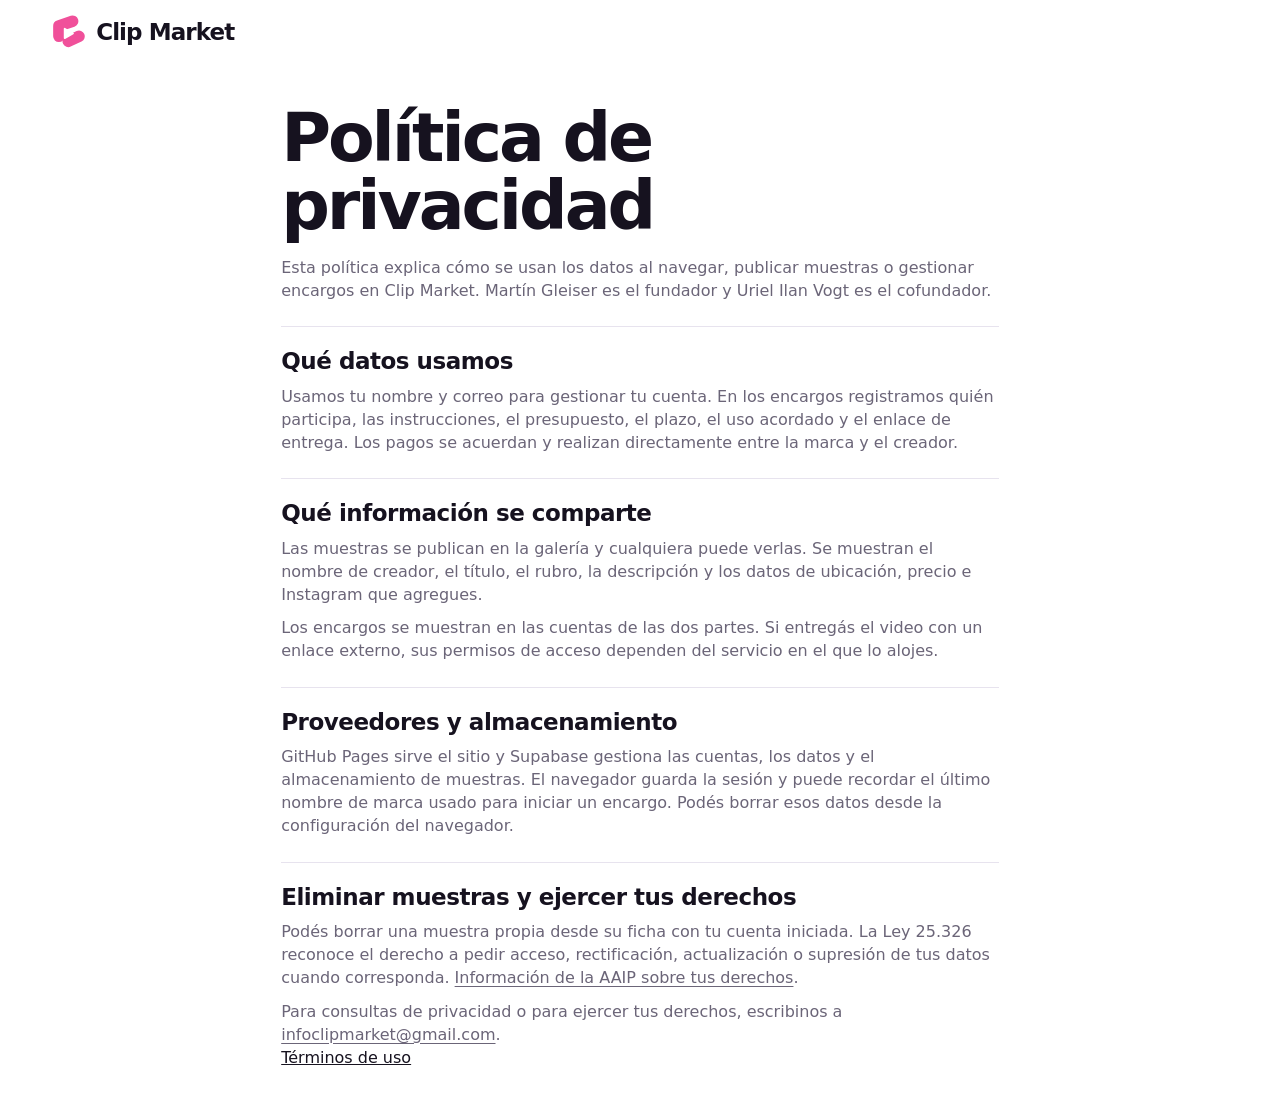
<file: privacidad.html>
<!doctype html>
<html lang="es-AR">
<head>
  <meta charset="utf-8">
  <meta name="viewport" content="width=device-width, initial-scale=1">
  <title>Política de privacidad · Clip Market</title>
  <link rel="icon" href="icon.svg">
  <link rel="stylesheet" href="style.css">
</head>
<body>
  <header><a class="brand" href="index.html"><img src="icon.svg" alt=""><span>Clip Market</span></a></header>
  <main class="legal">
    <h1>Política de privacidad</h1>
    <p>Esta política explica cómo se usan los datos al navegar, publicar muestras o gestionar encargos en Clip Market. Martín Gleiser es el fundador y Uriel Ilan Vogt es el cofundador.</p>
    <section>
      <h2>Qué datos usamos</h2>
      <p>Usamos tu nombre y correo para gestionar tu cuenta. En los encargos registramos quién participa, las instrucciones, el presupuesto, el plazo, el uso acordado y el enlace de entrega. Los pagos se acuerdan y realizan directamente entre la marca y el creador.</p>
    </section>
    <section>
      <h2>Qué información se comparte</h2>
      <p>Las muestras se publican en la galería y cualquiera puede verlas. Se muestran el nombre de creador, el título, el rubro, la descripción y los datos de ubicación, precio e Instagram que agregues.</p>
      <p>Los encargos se muestran en las cuentas de las dos partes. Si entregás el video con un enlace externo, sus permisos de acceso dependen del servicio en el que lo alojes.</p>
    </section>
    <section>
      <h2>Proveedores y almacenamiento</h2>
      <p>GitHub Pages sirve el sitio y Supabase gestiona las cuentas, los datos y el almacenamiento de muestras. El navegador guarda la sesión y puede recordar el último nombre de marca usado para iniciar un encargo. Podés borrar esos datos desde la configuración del navegador.</p>
    </section>
    <section>
      <h2>Eliminar muestras y ejercer tus derechos</h2>
      <p>Podés borrar una muestra propia desde su ficha con tu cuenta iniciada. La Ley 25.326 reconoce el derecho a pedir acceso, rectificación, actualización o supresión de tus datos cuando corresponda. <a href="https://www.argentina.gob.ar/aaip/datospersonales/derechos">Información de la AAIP sobre tus derechos</a>.</p>
      <p>Para consultas de privacidad o para ejercer tus derechos, escribinos a <a href="mailto:infoclipmarket@gmail.com">infoclipmarket@gmail.com</a>.</p>
    </section>
    <footer><a href="terminos.html">Términos de uso</a></footer>
  </main>
</body>
</html>
</file>
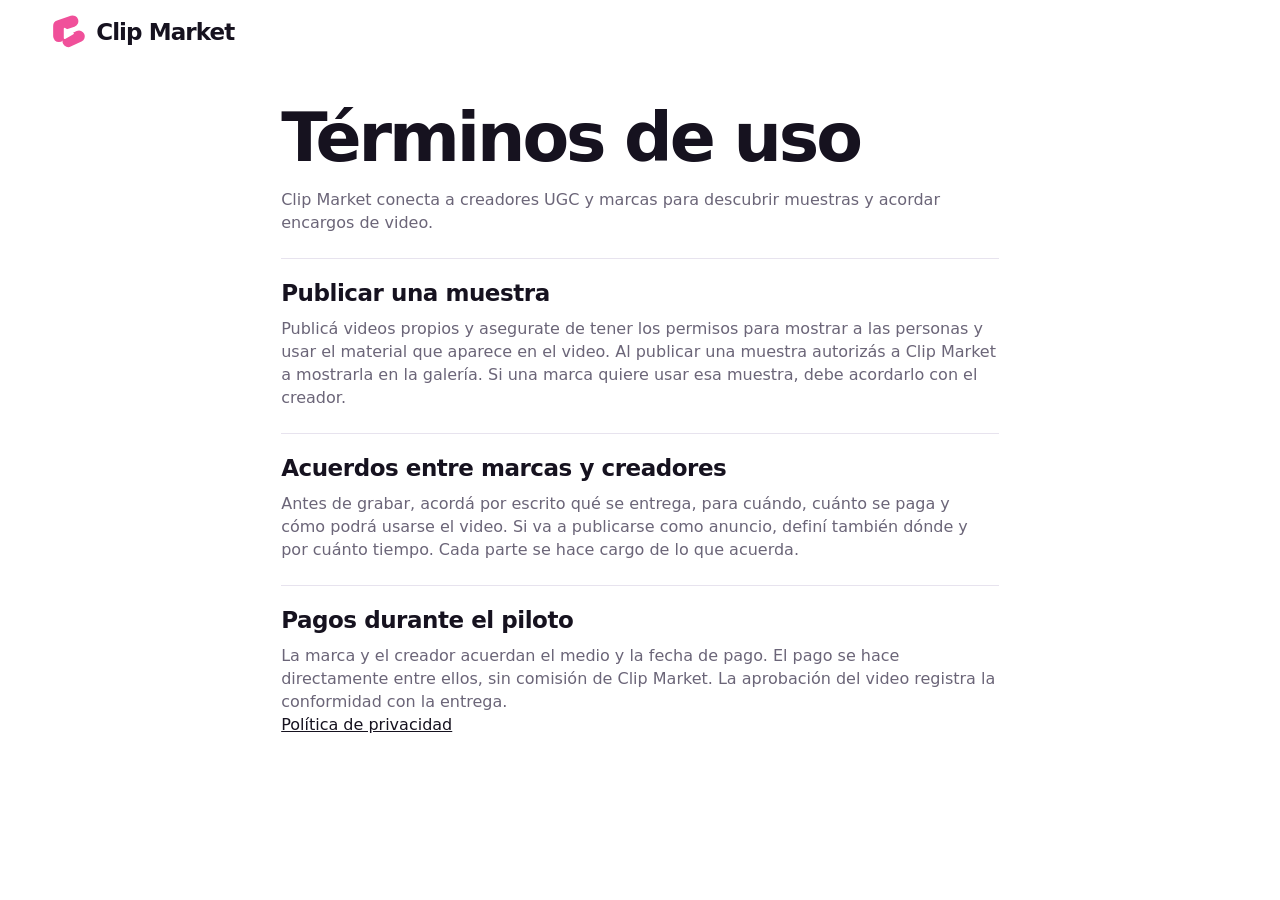
<file: terminos.html>
<!doctype html>
<html lang="es-AR">
<head>
  <meta charset="utf-8">
  <meta name="viewport" content="width=device-width, initial-scale=1">
  <title>Términos de uso · Clip Market</title>
  <link rel="icon" href="icon.svg">
  <link rel="stylesheet" href="style.css">
</head>
<body>
  <header><a class="brand" href="index.html"><img src="icon.svg" alt=""><span>Clip Market</span></a></header>
  <main class="legal">
    <h1>Términos de uso</h1>
    <p>Clip Market conecta a creadores UGC y marcas para descubrir muestras y acordar encargos de video.</p>
    <section>
      <h2>Publicar una muestra</h2>
      <p>Publicá videos propios y asegurate de tener los permisos para mostrar a las personas y usar el material que aparece en el video. Al publicar una muestra autorizás a Clip Market a mostrarla en la galería. Si una marca quiere usar esa muestra, debe acordarlo con el creador.</p>
    </section>
    <section>
      <h2>Acuerdos entre marcas y creadores</h2>
      <p>Antes de grabar, acordá por escrito qué se entrega, para cuándo, cuánto se paga y cómo podrá usarse el video. Si va a publicarse como anuncio, definí también dónde y por cuánto tiempo. Cada parte se hace cargo de lo que acuerda.</p>
    </section>
    <section>
      <h2>Pagos durante el piloto</h2>
      <p>La marca y el creador acuerdan el medio y la fecha de pago. El pago se hace directamente entre ellos, sin comisión de Clip Market. La aprobación del video registra la conformidad con la entrega.</p>
    </section>
    <footer><a href="privacidad.html">Política de privacidad</a></footer>
  </main>
</body>
</html>
</file>
<file: style.css>
/* Hero oscuro con buscador central (estilo Collabstr) y tres celulares que abren el feed vertical "Para vos".
   Debajo, grilla de tarjetas grandes con nombre, estrellas y precio; nunca seguidores. */
:root{color-scheme:light;--bg:#fff;--soft:#F5F4F8;--ink:#16121F;--muted:#6B6578;--line:#E7E3EE;
  --brand:#E8388A;--brand-hi:#FF8BC2;--brand-soft:#FFE8F2;--night:#181323;--star:#F5A524;
  --mint:#0B8A5F;--mint-soft:#E3F6EE;--amber:#A35A00;--amber-soft:#FFF1DC;
  --body:"DM Sans",system-ui,sans-serif;--heading:"Bricolage Grotesque","DM Sans",system-ui,sans-serif}
*{box-sizing:border-box}
html{scroll-behavior:smooth}
body{margin:0;background:var(--bg);color:var(--ink);font:16px/1.45 var(--body);-webkit-font-smoothing:antialiased}
body.locked{overflow:hidden}
button,input,textarea,select{font:inherit;color:inherit}
button{cursor:pointer;-webkit-tap-highlight-color:transparent}
a{color:inherit}
:focus-visible{outline:2px solid var(--brand);outline-offset:3px}
h1,h2,h3{font-family:var(--heading);margin:0;letter-spacing:-.02em}
p{margin:0;color:var(--muted)}

/* ---------- Encabezado ---------- */
header{max-width:1280px;margin:auto;display:flex;align-items:center;justify-content:space-between;gap:12px;padding:14px max(16px,4%)}
.brand{display:flex;align-items:center;gap:9px;text-decoration:none;font:800 23px/1 var(--heading);letter-spacing:-.04em;white-space:nowrap}
.brand img{display:block;width:36px;height:36px}
header nav{display:flex;align-items:center;gap:4px}
header nav button{background:none;border:0;border-radius:999px;padding:9px 13px;font-weight:700;font-size:15px}
header nav button:hover{background:var(--soft)}

/* ---------- Botones ---------- */
.primary{background:var(--ink);color:#fff;border:0;border-radius:999px;padding:11px 18px;font-weight:700;font-size:15px;
  display:inline-flex;align-items:center;justify-content:center;gap:8px;text-decoration:none;white-space:nowrap}
.primary:hover{background:#2B2540}
.primary.cta,header nav .primary.cta{background:var(--brand);color:#fff}
.primary.cta:hover,header nav .primary.cta:hover{background:#D02776}
.primary:disabled{opacity:.55;cursor:default}
.outline{background:#fff;border:1px solid var(--line);border-radius:999px;padding:10px 16px;font-weight:700;font-size:15px;
  text-decoration:none;display:inline-flex;align-items:center;justify-content:center;white-space:nowrap}
.outline:hover{border-color:var(--ink)}
.linkbtn{background:none;border:0;padding:0;font-weight:700;text-decoration:underline;color:var(--muted)}

main{max-width:1280px;margin:auto;padding:0 max(16px,4%) 40px}

/* ---------- Hero (centrado, estilo Collabstr) ---------- */
.top{display:flex;flex-direction:column;align-items:center;text-align:center;gap:18px;color:#fff;overflow:hidden;
  padding:clamp(34px,5vw,64px) clamp(16px,3vw,32px) clamp(20px,3vw,32px);border-radius:30px;
  background:radial-gradient(ellipse at 50% 120%,#5e2648 0%,#2b1a33 45%,var(--night) 80%)}
h1{font-size:clamp(34px,5.6vw,68px);line-height:1;font-weight:800;letter-spacing:-.045em;text-wrap:balance;max-width:16ch}
h1 em{font-style:normal;color:var(--brand-hi)}
h1 i{font-style:italic;font-weight:800}
.hero-intro{color:#ebdce8;font-size:clamp(16px,1.6vw,19px)}

.search{display:flex;align-items:center;gap:6px;width:min(100%,920px);margin-top:10px;padding:6px;background:#fff;
  border-radius:999px;box-shadow:0 14px 34px -14px #0009;text-align:left}
.where{flex:none;display:flex;align-items:center;gap:6px;padding:0 10px 0 14px;border-right:1px solid var(--line);color:var(--ink)}
.where select{border:0;background:none;font-weight:700;font-size:15px;max-width:170px;padding:10px 0;outline:none;color:var(--ink)}
.search input[type=search]{flex:1;min-width:0;border:0;background:none;padding:12px 10px;outline:none;color:var(--ink);font-size:16px}
.search input::placeholder{color:var(--muted)}
.go{flex:none;display:flex;align-items:center;gap:8px;border:0;border-radius:999px;background:var(--brand);color:#fff;
  padding:12px 22px;font-weight:800;font-size:16px}
.go:hover{background:#D02776}

.trust{display:flex;flex-wrap:wrap;justify-content:center;gap:8px;list-style:none;padding:0;margin:-2px 0 0}
.trust li{display:inline-flex;align-items:center;gap:6px;border-radius:999px;padding:6px 12px;font-size:13.5px;font-weight:700;
  background:#ffffff14;border:1px solid #ffffff26;color:#f3e8f0;white-space:nowrap}
.trust li svg{flex:none;color:var(--brand-hi)}
.trust li.trust-main{background:#4be3a01f;border-color:#4be3a066;color:#c9f7e3}
.trust li.trust-main svg{color:#4be3a0}
.why-hl{border-color:#bfe8d6!important;background:linear-gradient(160deg,#f2fbf7,#fff)!important}
.why-hl .why-ico{background:var(--mint-soft);color:var(--mint)}
.cats{display:flex;gap:8px;width:min(100%,1100px);overflow-x:auto;scrollbar-width:none;padding:2px;justify-content:safe center}
.cats::-webkit-scrollbar{display:none}
.cats button{flex:none;display:flex;align-items:center;gap:6px;border:1px solid #ffffff38;background:#ffffff0d;color:#fff;
  border-radius:999px;padding:8px 14px;font-weight:600;font-size:14px}
.cats button svg{flex:none;opacity:.9}
.cats button:hover{border-color:#fff}
.cats button[aria-pressed=true]{background:#fff;border-color:#fff;color:var(--ink)}

.rail{display:grid;grid-auto-flow:column;grid-auto-columns:minmax(180px,230px);gap:14px;width:100%;margin-top:8px;
  overflow-x:auto;scroll-snap-type:x mandatory;scrollbar-width:none;text-align:left;padding-bottom:4px}
.rail::-webkit-scrollbar{display:none}
.rail>*{scroll-snap-align:start}
.rail .line1,.rail .line1 .t{color:#fff}
.rail .shot{background:#2b1a33}
.feed-tile{position:relative;display:flex;flex-direction:column;justify-content:flex-end;gap:8px;aspect-ratio:9/14;border:0;border-radius:16px;
  padding:18px;text-align:left;color:#fff;overflow:hidden;background:linear-gradient(160deg,#ff5fa6 0%,#e8388a 45%,#7a2f58 100%)}
.feed-tile>svg{position:absolute;top:18px;left:18px}
.feed-tile b{font:800 24px/1.05 var(--heading);letter-spacing:-.02em}
.feed-tile span{font-size:14px;opacity:.92}
.feed-tile em{font-style:normal;align-self:flex-start;margin-top:4px;background:#fff;color:var(--ink);border-radius:999px;padding:8px 14px;font-weight:800;font-size:14px}
.feed-tile:hover em{background:var(--brand-soft)}

/* ---------- Grilla ---------- */
.market{margin-top:34px;scroll-margin-top:12px}
.market-head{display:flex;align-items:center;justify-content:space-between;flex-wrap:wrap;gap:10px 16px}
.market-head h2{font-size:clamp(24px,3.4vw,32px);font-weight:800}
.filters{display:flex;gap:8px;align-items:center;overflow-x:auto;scrollbar-width:none;max-width:100%}
.filters::-webkit-scrollbar{display:none}
.filters select{flex:none;border:1px solid var(--line);background:#fff;border-radius:999px;padding:8px 12px;font-size:14px;font-weight:500}
.filters #sort{font-weight:700}
.clear{flex:none;background:none;border:0;font-weight:700;font-size:14px;text-decoration:underline;padding:6px}
.why{font-size:14px;margin-top:6px}
#explorar{margin-top:18px;scroll-margin-top:14px;outline:none}
.grid{display:grid;grid-template-columns:repeat(auto-fill,minmax(210px,1fr));gap:26px 18px}
.clip-card{min-width:0}
.clip{display:flex;flex-direction:column;gap:6px;width:100%;text-align:left;background:none;border:0;padding:0;min-width:0}
.shot{position:relative;display:block;aspect-ratio:9/14;border-radius:16px;overflow:hidden;background:var(--soft)}
.shot img,.shot video{position:absolute;inset:0;width:100%;height:100%;object-fit:cover;object-position:50% 25%;display:block;transition:transform .35s ease}
.clip:hover .shot img,.clip:hover .shot video{transform:scale(1.04)}
.shot::after{content:"";position:absolute;inset:50% 0 0;background:linear-gradient(to top,rgb(0 0 0 / .75),transparent);pointer-events:none}
.shot .who{position:absolute;left:12px;right:12px;bottom:10px;z-index:1;color:#fff;display:flex;flex-direction:column;gap:2px;min-width:0}
.shot .who b{font-size:16px;white-space:nowrap;overflow:hidden;text-overflow:ellipsis}
.shot .who small{font-size:12.5px;opacity:.9;white-space:nowrap;overflow:hidden;text-overflow:ellipsis}
.pill{background:#fff;color:var(--ink);border-radius:999px;padding:2px 9px;font-size:11px;font-weight:700;letter-spacing:.02em}
.pill.ex{position:absolute;top:10px;left:10px;z-index:1;background:rgb(22 18 31 / .72);color:#fff}
.playdot{position:absolute;top:10px;right:10px;z-index:1;width:30px;height:30px;border-radius:50%;background:rgb(255 255 255 / .92);
  display:grid;place-items:center;font-size:11px;color:var(--ink);transition:opacity .2s}
.clip.playing .playdot{opacity:0}
.line1{display:flex;justify-content:space-between;gap:10px;align-items:baseline}
.line1 .t{min-width:0;white-space:nowrap;overflow:hidden;text-overflow:ellipsis;font-weight:500}
.line1 .p{flex:none;font-weight:800;font-variant-numeric:tabular-nums}
.empty{grid-column:1/-1;background:var(--soft);border-radius:18px;padding:34px 20px;text-align:center;display:flex;flex-direction:column;gap:12px;align-items:center}
.skel .shot{animation:pulse 1.2s ease-in-out infinite alternate}
@keyframes pulse{to{opacity:.45}}

/* ---------- Estrellas ---------- */
.stars{display:inline-flex;align-items:center;gap:4px;font-size:13px;font-weight:700;white-space:nowrap;font-variant-numeric:tabular-nums}
.stars i{font-style:normal;color:var(--star)}
.stars em{font-style:normal;font-weight:500;color:var(--muted)}
.stars.new{color:var(--mint)}
.stars.new i{color:var(--mint)}
.shot .stars{color:#fff}.shot .stars em{color:#ffffffcc}.shot .stars.new,.shot .stars.new i{color:#9ff0cf}
.rate{display:flex;flex-direction:row-reverse;justify-content:flex-end;gap:4px;border:0;padding:0;margin:0}
.rate legend{float:left;width:100%;font-size:14px;font-weight:700;margin-bottom:6px}
.rate input{position:absolute;opacity:0;width:0;height:0}
.rate label{display:block;font-size:34px;line-height:1;color:var(--line);cursor:pointer;font-weight:400}
.rate input:checked~label,.rate label:hover,.rate label:hover~label{color:var(--star)}
.rate input:focus-visible+label{outline:2px solid var(--brand);outline-offset:2px;border-radius:4px}
.review{border-top:1px solid var(--line);padding-top:10px;display:grid;gap:3px}
.review p{color:var(--ink)}
.review small{color:var(--muted)}

/* ---------- Campañas abiertas ---------- */
.camps{margin-top:56px;scroll-margin-top:12px}
.camps-head{display:flex;align-items:flex-end;justify-content:space-between;flex-wrap:wrap;gap:12px 20px}
.camps-head h2{font-size:clamp(24px,3.4vw,32px);font-weight:800}
.camps-head p{margin-top:4px}
.camp-list{display:grid;grid-template-columns:repeat(auto-fill,minmax(280px,1fr));gap:14px;margin-top:18px}
.camp{display:flex;flex-direction:column;gap:10px;border:1px solid var(--line);border-radius:20px;padding:18px;background:#fff;
  transition:border-color .2s,box-shadow .2s,transform .2s;min-width:0}
.camp:hover{border-color:#e9c3d6;box-shadow:0 18px 34px -24px #6e2c5366;transform:translateY(-2px)}
.camp-top{display:flex;align-items:center;gap:10px;min-width:0}
.camp-top .av{background:var(--night);color:#fff}
.camp-top div{min-width:0}
.camp-top b{display:block;white-space:nowrap;overflow:hidden;text-overflow:ellipsis}
.camp-top small{color:var(--muted)}
.camp h3{font-size:19px;overflow-wrap:anywhere}
.camp .brief{display:-webkit-box;-webkit-line-clamp:2;-webkit-box-orient:vertical;overflow:hidden;font-size:14.5px}
.camp-pay{display:flex;align-items:baseline;gap:6px}
.camp-pay b{font:800 24px var(--heading);letter-spacing:-.02em}
.camp-pay span{color:var(--muted);font-size:14px}
.camp-meta{display:flex;flex-wrap:wrap;gap:6px}
.camp-meta span{background:var(--soft);border-radius:999px;padding:4px 10px;font-size:13px;font-weight:600}
.slots{height:6px;border-radius:999px;background:var(--soft);overflow:hidden}
.slots i{display:block;height:100%;background:var(--brand);border-radius:999px}
.camp .primary,.camp .outline{margin-top:auto}
.camp-empty{grid-column:1/-1;display:grid;justify-items:center;gap:10px;text-align:center;padding:34px 20px;border:2px dashed var(--line);border-radius:20px}
.pick-clips{display:grid;grid-template-columns:repeat(auto-fill,minmax(100px,1fr));gap:10px;border:0;padding:0;margin:0}
.pick-clips legend{font-size:14px;font-weight:700;margin-bottom:6px}
.pick-clips label{display:grid!important;gap:5px;font-weight:500!important;font-size:13px;cursor:pointer}
.pick-clips input{position:absolute;opacity:0;width:0;height:0}
.pick-clips img,.pick-clips .ph{width:100%;aspect-ratio:9/14;object-fit:cover;border-radius:12px;border:3px solid transparent;background:var(--soft)}
.pick-clips input:checked+img,.pick-clips input:checked+.ph{border-color:var(--brand)}
.pick-clips input:focus-visible+img,.pick-clips input:focus-visible+.ph{outline:2px solid var(--brand);outline-offset:2px}
.pick-clips span{white-space:nowrap;overflow:hidden;text-overflow:ellipsis}
.applicant{display:grid;grid-template-columns:auto minmax(0,1fr);gap:10px;align-items:start;border-top:1px solid var(--line);padding-top:10px}
.applicant .acts{grid-column:1/-1;display:flex;flex-wrap:wrap;gap:6px}
.applicant .acts button{padding:8px 14px;font-size:14px}
.tabs.three{grid-template-columns:repeat(3,1fr)}
.tabs button{font-size:14px}

/* ---------- Por qué Clip Market ---------- */
.why-us{margin-top:64px}
.why-us>h2{font-size:clamp(28px,4.4vw,46px);font-weight:800;letter-spacing:-.035em;text-align:center;margin-bottom:22px}
.why-grid{display:grid;grid-template-columns:repeat(3,minmax(0,1fr));gap:14px}
.why-grid article{display:grid;gap:8px;align-content:start;border:1px solid var(--line);border-radius:20px;padding:22px;background:#fff;
  transition:transform .2s,box-shadow .2s,border-color .2s}
.why-grid article:hover{transform:translateY(-3px);border-color:#e9c3d6;box-shadow:0 18px 34px -24px #6e2c5366}
.why-ico{width:44px;height:44px;border-radius:14px;display:grid;place-items:center;background:var(--brand-soft);color:var(--brand);margin-bottom:4px}
.why-grid h3{font-size:19px}
.verified{display:inline-flex;align-items:center;gap:3px;margin-right:6px;padding:1px 8px;border-radius:999px;background:var(--mint-soft);
  color:var(--mint);font-size:12px;font-weight:800;white-space:nowrap;vertical-align:middle}
.shot .verified,.card-info .verified{background:#ffffffe6}
.revnote{background:var(--amber-soft);color:var(--amber);border-radius:12px;padding:10px 12px;font-size:14px}
.revnote b{color:var(--amber)}
.order .more{margin-top:4px}
.pay-money[hidden],.pay-canje[hidden]{display:none!important}

.brief-btn{justify-self:start;margin-top:-6px;border:1px dashed #e9a9c8;background:var(--brand-soft);color:#a3245f;border-radius:999px;padding:7px 14px;font-weight:700;font-size:13px}
.brief-btn:hover{border-style:solid}
.perf{display:grid;grid-template-columns:repeat(3,minmax(0,1fr));gap:8px;width:100%}
.perf span{display:grid;gap:2px;background:var(--soft);border-radius:12px;padding:10px;font-size:12.5px;color:var(--muted)}
.perf b{font:800 20px var(--heading);color:var(--ink)}

.escrow{background:var(--mint-soft);color:var(--mint);border-radius:12px;padding:10px 12px;font-size:14px;font-weight:500}
.escrow-tag{align-self:flex-start;margin-top:-2px;border-radius:999px;padding:3px 10px;font-size:12px;font-weight:700;background:var(--soft);color:var(--muted)}
.escrow-tag.e-held,.escrow-tag.e-release,.escrow-tag.e-released{background:var(--mint-soft);color:var(--mint)}
.escrow-tag.e-pending{background:var(--amber-soft);color:var(--amber)}
.pay-protect{background:var(--mint-soft);border-radius:12px;padding:10px 12px}
.pay-protect[hidden]{display:none!important}
.payout{display:grid;gap:8px;border:1px solid var(--line);border-radius:14px;padding:12px;margin:0}
.payout input{border:1px solid var(--line);border-radius:12px;padding:10px 12px;width:100%;min-width:0}

.report-link{font-size:13px;font-weight:500;margin-top:4px}

/* ---------- Notificaciones ---------- */
header nav button.bell{position:relative;width:40px;height:40px;padding:0;display:grid;place-items:center}
.bell .badge{position:absolute;top:1px;right:0;min-width:19px;height:19px;padding:0 5px;border-radius:999px;background:var(--brand);color:#fff;
  font-size:11px;font-weight:800;display:grid;place-items:center;border:2px solid #fff;line-height:1}
.bell .badge[hidden]{display:none}
.notes{display:grid;gap:6px;margin-top:14px;max-height:62dvh;overflow-y:auto}
.note-item{position:relative;display:grid;gap:2px;text-align:left;border:1px solid var(--line);background:#fff;border-radius:14px;padding:12px 14px 12px 28px;min-width:0}
.note-item:hover{border-color:var(--ink)}
.note-item b{font-size:15px;overflow-wrap:anywhere}
.note-item span{color:var(--muted);font-size:14px;overflow-wrap:anywhere}
.note-item small{color:var(--muted);font-size:12px}
.note-item::before{content:"";position:absolute;left:11px;top:18px;width:8px;height:8px;border-radius:50%;background:var(--line)}
.note-item.unread{background:var(--brand-soft);border-color:#f3c3da}
.note-item.unread::before{background:var(--brand)}
.notes-empty{margin-top:12px}
.ios-tip{display:grid;gap:4px;background:var(--soft);border-radius:14px;padding:12px 14px;font-size:14px}
.notes-foot .fine{margin-top:6px}
.notes-foot{margin-top:14px}
.page-toast{position:fixed;left:50%;bottom:calc(18px + env(safe-area-inset-bottom,0px));z-index:40;transform:translate(-50%,20px);
  display:flex;align-items:center;gap:12px;width:min(440px,calc(100% - 24px));background:var(--night);color:#fff;border-radius:18px;
  padding:12px 12px 12px 16px;box-shadow:0 18px 40px -12px #0008;opacity:0;pointer-events:none;transition:opacity .25s,transform .25s}
.page-toast.show{opacity:1;transform:translate(-50%,0);pointer-events:auto}
.page-toast span{flex:1;min-width:0;display:grid;gap:2px}
.page-toast b{font-size:15px;overflow-wrap:anywhere}
.page-toast small{color:#ffffffb3;font-size:13px;overflow-wrap:anywhere}
.page-toast .primary{background:var(--brand);padding:9px 16px}

/* ---------- Preguntas ---------- */
.faq{margin:64px auto 0;max-width:820px}
.faq h2{font-size:clamp(26px,4vw,40px);font-weight:800;letter-spacing:-.03em;text-align:center;margin-bottom:18px}
.faq details{border-bottom:1px solid var(--line)}
.faq summary{display:flex;justify-content:space-between;align-items:center;gap:12px;cursor:pointer;list-style:none;padding:18px 4px;font-weight:700;font-size:17px}
.faq summary::-webkit-details-marker{display:none}
.faq summary::after{content:"+";flex:none;width:30px;height:30px;border-radius:50%;background:var(--soft);display:grid;place-items:center;font-size:20px;font-weight:500;transition:transform .2s}
.faq details[open] summary::after{transform:rotate(45deg);background:var(--brand-soft);color:var(--brand)}
.faq details p{padding:0 4px 18px;max-width:64ch}
.nav-link{padding:9px 13px;border-radius:999px;font-weight:700;font-size:15px;text-decoration:none}
.nav-link:hover{background:var(--soft)}

/* ---------- Cómo funciona (pestañas estilo Collabstr) ---------- */
.flow{margin-top:64px;display:flex;flex-direction:column;align-items:center;gap:18px}
.flow>h2{font-size:clamp(28px,4.4vw,46px);font-weight:800;letter-spacing:-.035em;text-align:center}
.flow-tabs{display:flex;gap:4px;max-width:100%;overflow-x:auto;scrollbar-width:none;background:var(--night);border-radius:999px;padding:5px}
.flow-tabs::-webkit-scrollbar{display:none}
.flow-tabs button{flex:none;display:flex;align-items:center;gap:8px;border:0;background:none;color:#cfc7d9;border-radius:999px;
  padding:9px 16px 9px 9px;font-weight:700;font-size:14px}
.flow-tabs button b{width:22px;height:22px;border-radius:50%;background:#ffffff1f;display:grid;place-items:center;font-size:12px}
.flow-tabs button:hover{color:#fff}
.flow-tabs button[aria-selected=true]{background:#fff;color:var(--ink)}
.flow-tabs button[aria-selected=true] b{background:var(--brand);color:#fff}
.flow-panel{width:100%;display:grid;grid-template-columns:minmax(0,1fr) minmax(0,1fr);gap:clamp(20px,4vw,56px);align-items:center;
  padding:clamp(24px,4.5vw,56px);border-radius:28px;background:linear-gradient(135deg,#ffe8f2,#f1defa)}
.flow-panel[hidden]{display:none}
.flow-copy{display:grid;gap:14px;justify-items:start}
.flow-copy h3{font-size:clamp(26px,3.4vw,40px);line-height:1.05;font-weight:800;letter-spacing:-.03em;text-wrap:balance}
.flow-copy p{font-size:17px;max-width:46ch;color:#4d4658}
.tags{display:flex;flex-wrap:wrap;gap:8px;list-style:none;padding:0;margin:0}
.tags li{display:flex;align-items:center;gap:7px;background:#fff;border-radius:999px;padding:6px 12px;font-size:14px;font-weight:700}
.tags li::before{content:"";width:6px;height:6px;border-radius:50%;background:var(--brand)}
.mock{justify-self:center;width:min(100%,380px);display:grid;gap:10px;background:#fff;border-radius:22px;padding:18px;
  box-shadow:0 30px 60px -30px #6e2c5366,0 0 0 8px #ffffff80;font-size:14px;text-align:left}
.mock strong{font:800 17px var(--heading)}
.mock-row{display:flex;justify-content:space-between;gap:10px;border-top:1px solid var(--line);padding-top:9px}
.mock-row span{color:var(--muted)}
.mock-btn{background:var(--brand);color:#fff;border-radius:999px;padding:11px;text-align:center;font-weight:800}
.mock-drop{display:grid;gap:6px;border:2px dashed #f3b5d2;background:var(--brand-soft);border-radius:14px;padding:16px}
.mock-drop span{color:var(--muted)}
.mock-drop>i{display:block;height:6px;border-radius:999px;background:#fff;overflow:hidden}
.mock-drop>i>i{display:block;height:100%;width:72%;background:var(--brand);border-radius:999px}
.mock-chips{display:flex;flex-wrap:wrap;gap:6px}
.mock-chips span{border:1px solid var(--line);border-radius:999px;padding:5px 11px}
.mock-chips .on{background:var(--ink);border-color:var(--ink);color:#fff}
.mock-steps{display:grid;grid-template-columns:repeat(4,1fr);gap:4px;font-size:11px;font-weight:700;color:var(--muted)}
.mock-steps span{display:grid;gap:5px}
.mock-steps span::before{content:"";height:4px;border-radius:999px;background:var(--line)}
.mock-steps .on{color:var(--ink)}.mock-steps .on::before{background:var(--brand)}
.mock-stars{font-size:38px;letter-spacing:4px;color:var(--star);line-height:1}
.mock-stars span{color:var(--line)}
.mock-rate p{color:var(--ink);font-style:italic}
.mock-swipe{position:relative;aspect-ratio:3/4;width:min(100%,300px);padding:0;background:none;box-shadow:none}
.mock-swipe img{position:absolute;inset:0 0 70px;width:100%;height:calc(100% - 70px);object-fit:cover;object-position:50% 25%;border-radius:20px}
.mock-swipe .back{transform:rotate(-6deg) translateX(-14px) scale(.94);filter:brightness(.75)}
.mock-swipe .front{transform:rotate(5deg) translateX(18px);box-shadow:0 22px 40px -18px #000a}
.mock-actions{position:absolute;left:0;right:0;bottom:0;display:flex;justify-content:center;gap:16px}
.mock-actions span{width:54px;height:54px;border-radius:50%;display:grid;place-items:center;font-size:22px;font-weight:800;background:#fff;box-shadow:0 10px 20px -8px #0005}
.mock-actions .x{color:#e5466b}.mock-actions .h{background:var(--brand);color:#fff}

/* ---------- Próximamente en las tiendas ---------- */
.soon{margin-top:64px;display:flex;align-items:center;justify-content:space-between;flex-wrap:wrap;gap:18px 28px;
  padding:clamp(22px,4vw,40px);border-radius:28px;color:#fff;background:radial-gradient(ellipse at 90% 100%,#5e2648 0%,#2b1a33 50%,var(--night) 85%)}
.soon h2{font-size:clamp(24px,3.4vw,36px);font-weight:800;letter-spacing:-.03em}
.soon p{color:#ebdce8;margin-top:6px;max-width:44ch}
.stores{display:flex;flex-wrap:wrap;gap:10px}
.store{display:inline-flex;align-items:center;gap:10px;background:#000;color:#fff;border:1px solid #ffffff40;border-radius:14px;padding:9px 16px 9px 12px;min-width:170px}
.store span{display:grid;line-height:1.1}
.store small{font-size:11px;color:#ffffffb3}
.store b{font-size:18px;font-weight:700;letter-spacing:-.01em}

/* ---------- Pie ---------- */
.site-footer{display:flex;flex-wrap:wrap;justify-content:space-between;gap:12px 22px;margin-top:34px;padding-top:22px;
  border-top:1px solid var(--line);color:var(--muted);font-size:14px}
.site-footer nav{display:flex;flex-wrap:wrap;gap:8px 18px}
.site-footer nav a{text-underline-offset:3px;overflow-wrap:anywhere}

/* ---------- Feed Para vos (pila tipo Tinder) ---------- */
.feed{position:fixed;inset:0;z-index:50;display:grid;grid-template-rows:auto 1fr auto;gap:10px;color:#fff;
  background:radial-gradient(ellipse at 50% 30%,#3a1d3c 0%,var(--night) 70%);
  padding:calc(8px + env(safe-area-inset-top,0px)) max(12px,env(safe-area-inset-right,0px)) calc(14px + env(safe-area-inset-bottom,0px)) max(12px,env(safe-area-inset-left,0px))}
.feed[hidden]{display:none}
.feed-top{display:flex;align-items:center;justify-content:space-between;gap:10px;max-width:520px;width:100%;margin:0 auto}
.feed-top strong{font:800 19px var(--heading)}
.feed-top-right{display:flex;gap:8px;align-items:center}
.feed-btn{width:42px;height:42px;border-radius:50%;border:0;background:#ffffff1f;color:#fff;font-size:21px;line-height:1;display:grid;place-items:center}
.feed-btn:hover{background:#ffffff38}
.saved-btn{height:42px;border-radius:999px;border:0;background:#ffffff1f;color:#fff;padding:0 14px;font-weight:700;display:flex;align-items:center;gap:6px}
.saved-btn span{color:var(--brand-hi)}
.deck{position:relative;width:min(100%,calc((100dvh - 210px) * 9 / 16),440px);height:100%;margin:0 auto;min-height:0}
.card{position:absolute;inset:0;border-radius:22px;overflow:hidden;background:#111;box-shadow:0 22px 50px #0009;
  touch-action:pan-y;user-select:none;-webkit-user-select:none;will-change:transform}
.card.back{transform:scale(.95) translateY(14px);filter:brightness(.6)}
.card.fly{transition:transform .32s ease,opacity .32s ease}
.card video,.card img{position:absolute;inset:0;width:100%;height:100%;object-fit:cover;object-position:50% 25%;pointer-events:none}
.card::after{content:"";position:absolute;inset:52% 0 0;background:linear-gradient(transparent,#000d);pointer-events:none}
.card-info{position:absolute;left:0;right:0;bottom:0;z-index:2;display:grid;gap:6px;padding:16px 18px 18px}
.card-info .row{display:flex;align-items:center;justify-content:space-between;gap:10px}
.card-info h3{font-size:22px;white-space:nowrap;overflow:hidden;text-overflow:ellipsis}
.card-info .price{flex:none;font:800 18px var(--heading)}
.card-info p{color:#ffffffd9;font-size:14.5px;white-space:nowrap;overflow:hidden;text-overflow:ellipsis}
.card-info .stars{color:#fff}.card-info .stars em{color:#ffffffcc}.card-info .stars.new,.card-info .stars.new i{color:#9ff0cf}
.card .pill.ex{top:14px;left:14px}
.stamp{position:absolute;top:28px;z-index:3;padding:6px 14px;border:4px solid;border-radius:12px;font:800 30px var(--heading);
  letter-spacing:.04em;opacity:0;pointer-events:none}
.stamp.like{left:22px;color:#4be3a0;transform:rotate(-14deg)}
.stamp.pass{right:22px;color:#ff6b8f;transform:rotate(14deg)}
.deck-actions{display:flex;justify-content:center;align-items:center;gap:18px}
.round{width:62px;height:62px;border-radius:50%;border:0;background:#fff;display:grid;place-items:center;font-size:26px;font-weight:800;
  box-shadow:0 10px 24px #0006;transition:transform .15s}
.round:hover{transform:scale(1.07)}
.round:active{transform:scale(.94)}
.round.pass{color:#e5466b}
.round.like{color:#fff;background:var(--brand);width:72px;height:72px;font-size:30px}
.round.info{width:48px;height:48px;color:var(--ink)}
.deck-toast{position:fixed;left:50%;bottom:calc(110px + env(safe-area-inset-bottom,0px));transform:translateX(-50%);z-index:4;
  display:flex;align-items:center;gap:10px;max-width:calc(100% - 32px);background:#fff;color:var(--ink);border-radius:999px;
  padding:8px 8px 8px 16px;font-weight:700;font-size:14px;box-shadow:0 12px 30px #0007;opacity:0;pointer-events:none;transition:opacity .2s}
.deck-toast.show{opacity:1;pointer-events:auto}
.deck-toast button{padding:8px 14px;font-size:14px}
.deck-end{position:absolute;inset:0;display:grid;place-content:center;justify-items:center;gap:14px;text-align:center;padding:20px;
  border:2px dashed #ffffff33;border-radius:22px}
.deck-end h3{font-size:24px}
.deck-end p{color:#ffffffcc}
.saved-list{display:grid;gap:10px;margin-top:14px}
.saved-item{display:grid;grid-template-columns:56px minmax(0,1fr) auto;gap:12px;align-items:center;border:1px solid var(--line);border-radius:14px;padding:8px}
.saved-item img,.saved-item video{width:56px;height:76px;object-fit:cover;border-radius:10px;background:var(--soft)}
.saved-item b{display:block;white-space:nowrap;overflow:hidden;text-overflow:ellipsis}
.saved-item small{color:var(--muted)}
.saved-item .acts{display:flex;gap:6px}
.saved-item .acts button{padding:8px 12px;font-size:13px}

/* ---------- Diálogos ---------- */
dialog{border:0;border-radius:22px;padding:26px;width:min(480px,calc(100% - 24px));max-height:92dvh;color:var(--ink);background:#fff;box-shadow:0 30px 80px -20px rgb(22 18 31 / .5)}
dialog.wide{width:min(900px,calc(100% - 24px))}
dialog::backdrop{background:rgb(22 18 31 / .6)}
.close{float:right;border:0;background:var(--soft);border-radius:50%;font-size:22px;line-height:1;width:36px;height:36px;margin:-6px -6px 0 10px;position:relative;z-index:2}
dialog h2{font-size:26px;font-weight:800;outline:none}
dialog form{display:grid;gap:14px;margin-top:16px}
dialog label{display:grid;gap:5px;font-size:14px;font-weight:700}
dialog label small{font-weight:400;color:var(--muted)}
dialog input,dialog textarea,dialog select{border:1px solid var(--line);background:#fff;border-radius:12px;padding:11px 12px;font-weight:400;min-width:0;width:100%}
dialog input:focus,dialog textarea:focus,dialog select:focus{border-color:var(--ink);outline:none}
textarea{resize:vertical}
.two{display:grid;grid-template-columns:1fr 1fr;gap:12px}
.more{border:1px solid var(--line);border-radius:14px;padding:0 14px}
.more summary{cursor:pointer;padding:12px 0;font-weight:700;font-size:14px}
.more[open]{padding-bottom:14px}
.more[open]>div{display:grid;gap:12px}
.check{display:flex!important;gap:10px;align-items:flex-start;font-weight:400!important}
.check input{width:18px;height:18px;flex:none;margin-top:2px;accent-color:var(--ink)}
.chips{display:flex;flex-wrap:wrap;gap:8px;border:0;padding:0;margin:0}
.chips legend{font-size:14px;font-weight:700;padding:0;margin-bottom:6px}
.chips label{display:block;font-weight:500}
.chips input{position:absolute;opacity:0;width:0;height:0}
.chips span{display:block;border:1px solid var(--line);border-radius:999px;padding:8px 14px;font-size:14px;cursor:pointer}
.chips input:checked+span{background:var(--ink);border-color:var(--ink);color:#fff}
.chips input:focus-visible+span{outline:2px solid var(--brand);outline-offset:2px}
.drop{position:relative;display:grid!important;place-items:center;gap:6px;text-align:center;border:2px dashed var(--line);border-radius:16px;padding:22px 14px;cursor:pointer}
.drop:hover,.drop.has{border-color:var(--brand);background:var(--brand-soft)}
.drop b{font-size:16px;overflow-wrap:anywhere}
.drop small{color:var(--muted);font-weight:400}
.drop input{position:absolute;inset:0;opacity:0;cursor:pointer}
.notice{font-size:14px;color:var(--brand);min-height:1.2em;margin:0}
.notice.ok{color:var(--mint)}
.bar{height:8px;border-radius:999px;background:var(--soft);overflow:hidden}
.bar i{display:block;height:100%;width:0;background:var(--brand);border-radius:999px;transition:width .2s}
.switch{font-size:14px;color:var(--muted);margin-top:14px}
.fine{font-size:13px}
.fine a{text-underline-offset:3px}

.detail{display:grid;grid-template-columns:minmax(0,340px) minmax(0,1fr);gap:26px;align-items:start}
.detail video,.detail img{display:block;width:100%;aspect-ratio:9/16;max-height:76dvh;object-fit:cover;object-position:50% 20%;border-radius:16px;background:#000}
.detail .side{display:flex;flex-direction:column;gap:12px;align-items:flex-start;min-width:0}
.detail .side h2{overflow-wrap:anywhere}
.byline{display:flex;align-items:center;gap:10px;font-weight:700;flex-wrap:wrap}
.av{flex:none;width:36px;height:36px;border-radius:50%;background:var(--brand-soft);color:var(--brand);display:grid;place-items:center;font-weight:700}
.facts{display:flex;flex-wrap:wrap;gap:8px}
.fact{background:var(--soft);border-radius:999px;padding:5px 12px;font-size:14px;font-weight:500}
.bigprice{font-family:var(--heading);font-weight:800;font-size:28px;letter-spacing:-.02em}
.bigprice small{font:500 14px var(--body);color:var(--muted);letter-spacing:0}
.side .primary{width:100%;padding:15px 18px;font-size:16px}
.profile-link{color:#863356;font-weight:700;text-underline-offset:3px}

.tabs{display:grid;grid-template-columns:1fr 1fr;background:var(--soft);border-radius:999px;padding:4px;margin-top:16px}
.tabs button{border:0;background:none;border-radius:999px;padding:9px;font-weight:700;color:var(--muted)}
.tabs button[aria-pressed=true]{background:#fff;color:var(--ink);box-shadow:0 1px 3px rgb(0 0 0 / .12)}
.order{border:1px solid var(--line);border-radius:16px;padding:16px;margin-top:12px;display:flex;flex-direction:column;gap:8px}
.order h3{font-size:18px;overflow-wrap:anywhere}
.order p{overflow-wrap:anywhere}
.order .brief{color:var(--ink);white-space:pre-wrap}
.order form{margin-top:4px}
.stage{align-self:flex-start;border-radius:999px;padding:3px 11px;font-size:12px;font-weight:700;background:var(--amber-soft);color:var(--amber)}
.stage.s2,.stage.s3{background:var(--mint-soft);color:var(--mint)}
.track{display:grid;grid-template-columns:repeat(4,1fr);gap:4px;font-size:11px;font-weight:700;color:var(--muted)}
.track span{display:flex;flex-direction:column;gap:5px}
.track span::before{content:"";height:4px;border-radius:999px;background:var(--line)}
.track span.on{color:var(--ink)}
.track span.on::before{background:var(--brand)}
.deliver{display:flex;gap:8px;flex-wrap:wrap}
.deliver input{flex:1;min-width:160px}

.portfolio-info{display:grid;gap:10px;background:var(--soft);border-radius:16px;padding:18px;margin-bottom:18px}
.portfolio-actions{display:flex;flex-wrap:wrap;align-items:center;gap:8px}
.portfolio-grid{display:grid;grid-template-columns:repeat(auto-fit,minmax(110px,1fr));gap:12px;margin-top:10px}
.portfolio-grid .clip{max-width:220px}
.portfolio h3{margin-top:18px}
.reviews{display:grid;gap:10px;margin-top:10px}

.legal{max-width:820px;margin:auto;padding-top:24px}
.legal h1{margin:16px 0}
.legal section{border-top:1px solid var(--line);padding-top:18px;margin-top:24px}
.legal h2{margin-bottom:6px;font-size:23px}
.legal p+p{margin-top:10px}
.legal p a{text-underline-offset:3px}

/* ---------- Celular ---------- */
@media(max-width:860px){
  .flow-panel{grid-template-columns:1fr}
  .why-grid{grid-template-columns:1fr 1fr}
  .detail{grid-template-columns:1fr}.detail video,.detail img{max-height:58dvh;aspect-ratio:9/14}
}
@media(max-width:560px){
  header{padding:10px 16px}
  .brand{font-size:19px;gap:7px}.brand img{width:30px;height:30px}
  header nav button{padding:8px 9px;font-size:14px}
  header nav .primary.cta{padding:9px 14px;font-size:14px}
  .nav-orders,.nav-link{display:none}
  .tabs.three button{font-size:12.5px;padding:8px 4px}
  .camps{margin-top:40px}
  .faq summary{font-size:16px}
  .why-grid{grid-template-columns:1fr}
  .why-us{margin-top:44px}
  .soon{margin-top:44px}
  .stores{width:100%}.store{flex:1;min-width:0}
  .top{padding:28px 14px 18px;gap:14px;border-radius:22px}
  h1{max-width:12ch}
  .where{padding:0 6px 0 10px}.where svg{display:none}.where select{max-width:92px;font-size:14px}
  .search input[type=search]{padding:10px 6px;font-size:15px}
  .go{padding:11px 14px}.go span{display:none}
  .cats{justify-content:flex-start}
  .trust{gap:6px}.trust li{font-size:12.5px;padding:5px 10px}
  .rail{grid-auto-columns:minmax(150px,46%)}
  .feed-tile{padding:14px}.feed-tile b{font-size:20px}
  .flow{margin-top:44px}
  .flow-tabs{align-self:stretch}
  .flow-copy p{font-size:15.5px}
  h1{font-size:clamp(32px,9.4vw,40px);line-height:1.02}
  .hero-intro{font-size:15.5px}
  .market{margin-top:24px}
  .grid{grid-template-columns:repeat(2,minmax(0,1fr));gap:18px 10px}
  .shot{border-radius:14px}
  .shot .who{left:10px;right:10px;bottom:8px}
  .shot .who b{font-size:14px}
  .line1 .t,.line1 .p{font-size:14px}
  dialog{padding:20px}.two{grid-template-columns:1fr}
}
/* ---------- Movimiento ---------- */
.top>*{animation:rise .65s cubic-bezier(.2,.7,.2,1) both}
.top>:nth-child(2){animation-delay:.07s}.top>:nth-child(3){animation-delay:.14s}.top>:nth-child(4){animation-delay:.2s}.top>:nth-child(5){animation-delay:.26s}
.flow-panel:not([hidden]){animation:rise .4s cubic-bezier(.2,.7,.2,1) both}
@keyframes rise{from{opacity:0;transform:translateY(16px)}}
@keyframes float{50%{translate:0 -9px}}
@keyframes pop{0%{opacity:0;transform:translate(-50%,-50%) scale(.3)}25%{opacity:1;transform:translate(-50%,-50%) scale(1.15)}
  70%{opacity:1;transform:translate(-50%,-50%) scale(1)}100%{opacity:0;transform:translate(-50%,-60%) scale(1.25)}}
@keyframes enter{from{transform:scale(.94) translateY(12px);opacity:.5}}
@keyframes beat{50%{transform:scale(1.2)}}
@keyframes ping{0%{box-shadow:0 0 0 0 #4be3a0aa}80%,100%{box-shadow:0 0 0 9px #4be3a000}}
.live-stats{display:flex;align-items:center;gap:9px;font-size:14px;color:#ebdce8;margin:0}
.live-stats i{flex:none;width:8px;height:8px;border-radius:50%;background:#4be3a0;animation:ping 1.8s infinite}
.live-stats b{color:#fff}
.market-head{position:sticky;top:0;z-index:6;background:#ffffffeb;backdrop-filter:blur(10px);-webkit-backdrop-filter:blur(10px);
  padding:10px 0;margin-inline:-4px;padding-inline:4px}
.clip-card{animation:rise .5s cubic-bezier(.2,.7,.2,1) both;animation-delay:calc(var(--i,0) * 55ms)}
.shot{transition:transform .25s ease,box-shadow .25s ease}
.clip:hover .shot{transform:translateY(-5px);box-shadow:0 20px 32px -18px rgb(22 18 31 / .55)}
.cats button,.filters select,.round,.saved-btn{transition:background .2s,color .2s,border-color .2s,transform .15s}
.cats button:active{transform:scale(.94)}
.card.enter{animation:enter .32s ease-out}
.burst{position:absolute;top:45%;left:50%;z-index:6;font-size:120px;line-height:1;color:var(--brand-hi);
  text-shadow:0 12px 34px #e8388acc;pointer-events:none;animation:pop .75s ease-out forwards}
.progress{position:absolute;top:10px;left:12px;right:12px;z-index:3;height:3px;border-radius:2px;background:#ffffff40;overflow:hidden;pointer-events:none}
.progress i{display:block;height:100%;width:0;background:#fff;border-radius:2px}
.card .pill.ex{top:22px}
.beat{animation:beat .35s ease}

@media (prefers-reduced-motion:reduce){
  .page-toast{transition:none}
  .skel .shot{animation:none}.shot img,.shot video{transition:none}html{scroll-behavior:auto}
  .card.fly{transition:none}
  .top>*,.flow-panel,.clip-card,.card.enter,.burst,.live-stats i,.beat{animation:none}
}
dialog h3.sub{font-size:13px;margin-top:20px;color:var(--muted);text-transform:uppercase;letter-spacing:.07em;font-family:var(--body)}
header nav button.bell[hidden]{display:none}
</file>
